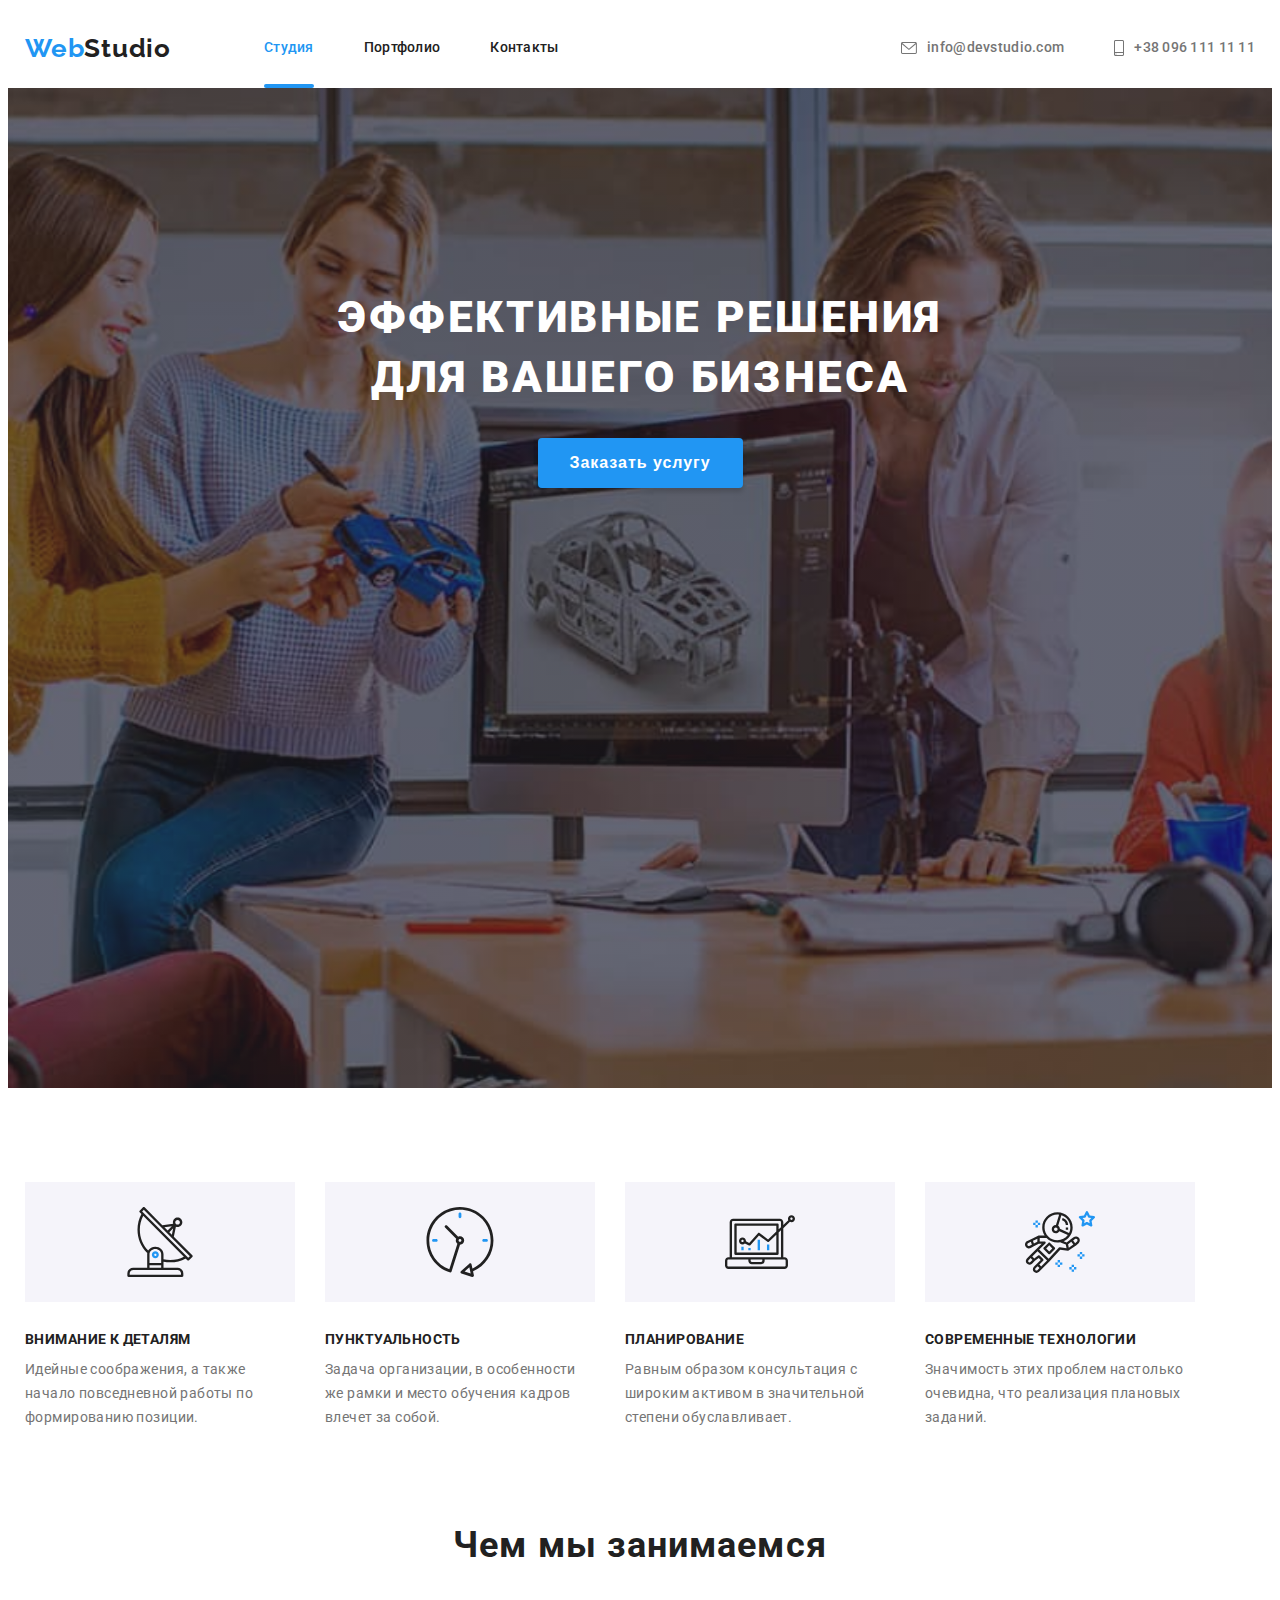
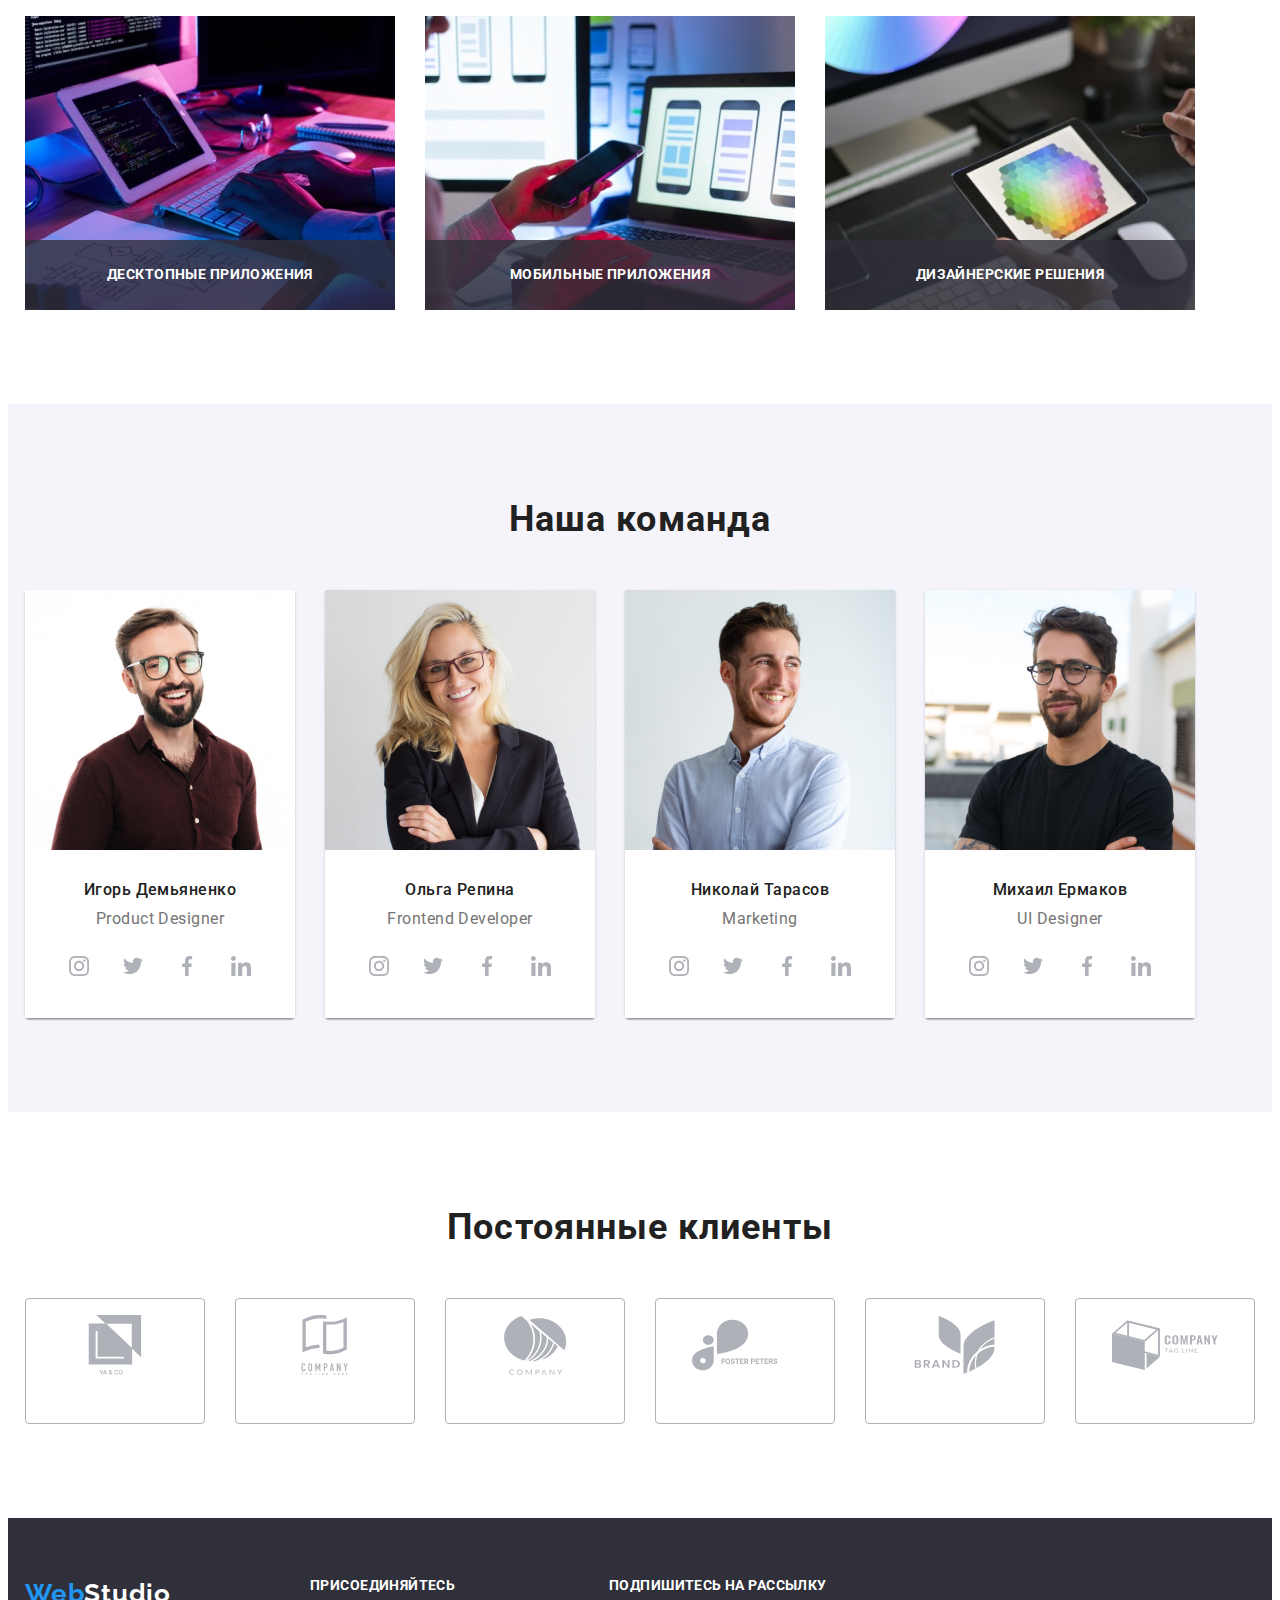
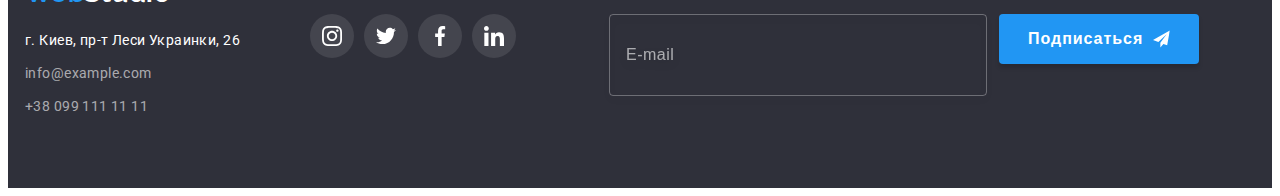
<file: index.html>
<!DOCTYPE html>
<html lang="ru">
<head>
    <meta charset="UTF-8">
    <meta http-equiv="X-UA-Compatible" content="IE=edge">
    <meta name="viewport" content="width=device-width, initial-scale=1.0">
    <title>Web Studio</title>
<link rel="preconnect" href="https://fonts.googleapis.com">
<link rel="preconnect" href="https://fonts.gstatic.com" crossorigin>
<link href="https://fonts.googleapis.com/css2?family=Raleway:wght@700&family=Roboto:wght@400;500;700;900&display=swap"
    rel="stylesheet">
    <link rel="stylesheet" href="https://cdnjs.cloudflare.com/ajax/libs/modern-normalize/1.1.0/modern-normalize.min.css"
        integrity="sha512-wpPYUAdjBVSE4KJnH1VR1HeZfpl1ub8YT/NKx4PuQ5NmX2tKuGu6U/JRp5y+Y8XG2tV+wKQpNHVUX03MfMFn9Q=="
        crossorigin="anonymous" referrerpolicy="no-referrer" />
        <link rel="stylesheet" href="https://cdnjs.cloudflare.com/ajax/libs/animate.css/4.1.1/animate.min.css" />
<link rel="stylesheet" href="./css/styles.css">
</head>
<body>
    <header class="header">
        <div class="container header--center">
            <a href="" class="logo header__logo animate__animated animate__pulse"><span class="header__logo--hover-color">Web</span>Studio</a>
        <nav class="navigation">
        <ul class="navigation__list">
            <li class="navigation__item"><a class="navigation__link navigation__link--active" href="">Студия</a></li>
            <li class="navigation__item"><a class="navigation__link" href="./portfolio.html">Портфолио</a></li>
            <li class="navigation__item"><a class="navigation__link" href="">Контакты</a></li>
        </ul>
        </nav>
        <ul class="social-list">
            <li class="social-list__item">
                <a class="social-list__link" href="mailto:info@devstudio.com">
                <svg class="social-list__icon social-list__icon--envelope">
                    <use href="./images/sprite.svg#icon-envelope"></use>
                </svg>
                info@devstudio.com</a></li>
            <li class="social-list__item">
                <a class="social-list__link" href="tel:+380961111111">
                    <svg class="social-list__icon social-list__icon--smartphone">
                        <use href="./images/sprite.svg#icon-smartphone"></use>
                    </svg>
                    +38 096 111 11 11</a></li>
        </ul>
        </div>
    </header>
    <main>
        <section class="hero">
            <h1 class="hero__title">Эффективные решения<br> для вашего бизнеса</h1>
            <button class="hero__button" type="button" data-modal-open>Заказать услугу</button>
            <div class="backdrop is-hidden" data-modal>
                <div class="modal">
<button class="modal__button-close" data-modal-close>
    <svg class="modal__icon-close">
        <use href="./images/sprite.svg#icon-close"></use>
    </svg>
</button>
<form class="form" autocomplete="off">
    <p class="form__text">Оставьте свои данные, мы вам перезвоним</p>
        <div class="form__item">
    <label class="form__label" for="name">Имя</label>
    <input class="form__input" type="text" name="name" id="name" pattern="[A-Za-zА-Яа-яЁё]" title="Enter your name in correct way" placeholder="Your name" required>
    <svg class="form__icon">
        <use href="./images/sprite.svg#icon-person"></use>
    </svg>
    </div>
    <div class="form__item">
    <label class="form__label" for="tel">Телефон</label>
    <input class="form__input" type="tel" name="tel" id="tel" pattern="[0-9]{3}-[0-9]{3}-[0-9]{2}-[0-9]{2}" title="000-000-00-00" placeholder="000-000-00-00" required>
    <svg class="form__icon">
        <use href="./images/sprite.svg#icon-phone-black"></use>
    </svg>
    </div>
    <div class="form__item">
    <label class="form__label" for="email">Почта</label>
    <input class="form__input" type="email" name="email" id="email" placeholder="Your email" required>
    <svg class="form__icon">
        <use href="./images/sprite.svg#icon-email-black"></use>
    </svg>
    </div>
    <div class="form__item">
    <label class="form__label" for="feedback">Комментарий</label>
    <textarea class="form__feedback" name="feedback" id="feedback" placeholder="Введите текст"></textarea>
    </div>
    <div class="form__agreement-container">
    <input class="form__agreement-checkbox" type="checkbox" name="agreement" value="agreement" id="checkbox">
    <svg class="form__icon-check">
        <use href="./images/sprite.svg#icon-check"></use>
    </svg>
   <label class="form__agreement-text" for="checkbox">Соглашаюсь с рассылкой и принимаю</label><a href="" class="form__agreement-link">Условия договора</a>
   </div>
    <div class="btn-container">
    <button class="btn-container__submit" type="submit">Отправить</button>
    </div>
    
</form>
</div>
</div>
            </div>
        </section>
        <section class="features">
            <div class="container">
            <ul class="features__list">
                <li class="features__item">
                    <div class="features__icon-container">
                        <svg class="features__icon">
                            <use href="./images/sprite.svg#icon-antenna"></use>
                        </svg>
                    </div>
                    <h3 class="features__title">Внимание к деталям</h3>
                    <p class="features__text">Идейные соображения, а также начало повседневной работы по формированию позиции.</p>
                </li>
                <li class="features__item">
                    <div class="features__icon-container">
                        <svg class="features__icon">
                            <use href="./images/sprite.svg#icon-clock"></use>
                        </svg>
                    </div>
                    <h3 class="features__title">Пунктуальность</h3>
                    <p class="features__text">Задача организации, в особенности же рамки и место обучения кадров влечет за собой.</p>
                </li>
                <li class="features__item">
                    <div class="features__icon-container">
                        <svg class="features__icon">
                            <use href="./images/sprite.svg#icon-diagram"></use>
                        </svg>
                    </div>
                    <h3 class="features__title">Планирование</h3>
                    <p class="features__text">Равным образом консультация с широким активом в значительной степени обуславливает.</p>
                </li>
                <li class="features__item">
                    <div class="features__icon-container">
                        <svg class="features__icon">
                            <use href="./images/sprite.svg#icon-astronaut"></use>
                        </svg>
                    </div>
                    <h3 class="features__title">Современные технологии</h3>
                    <p class="features__text">Значимость этих проблем настолько очевидна, что реализация плановых заданий.</p>
                </li>
            </ul>
            </div>
        </section>
        <section class="activities">
            <div class="container">
            <h2 class="activities__title">Чем мы занимаемся</h2>
            <ul class="activities__list">
                <li class="activities__item"><img src="./images/img.jpg" width="370" height="294" alt="Разработка"/>
                <p class="activities__text">Десктопные приложения</p>
                </li>
                <li class="activities__item"><img src="./images/img-2.jpg" width="370" height="294" alt="Мобильная версия"/>
                <p class="activities__text">Мобильные приложения</p>
            </li>
                <li class="activities__item"><img src="./images/img-3.jpg" width="370" height="294" alt="Планшет"/>
                <p class="activities__text">Дизайнерские решения</p>
            </li>
            </ul>
            </div>
        </section>
        <section class="team">
            <div class="container">
            <h2 class="team__title">Наша команда</h2>
            <ul class="team__list">
                <li class="team__item">
                    <img class="team__img" src="./images/img-4.jpg" width="270" height="260" alt="Игорь Демьяненко"/>
                    <div class="team__info">
                    <h3 class="team__developer">Игорь Демьяненко</h3>
                    <p class="team__prof" lang="en">Product Designer</p>
                    <ul class="networks networks--top">
                        <li class="networks__item">
                            <a class="networks__link networks__link--blue" href="">
                                <svg class="networks__icon networks__icon--grey">
                                    <use href="./images/sprite.svg#icon-instagram"></use>
                                </svg>
                            </a>
                        </li>
                        <li class="networks__item">
                            <a class="networks__link networks__link--blue" href="">
                                <svg class="networks__icon networks__icon--grey">
                                    <use href="./images/sprite.svg#icon-twitter"></use>
                                </svg>
                            </a>
                        </li>
                        <li class="networks__item">
                            <a class="networks__link networks__link--blue" href="">
                                <svg class="networks__icon networks__icon--grey">
                                    <use href="./images/sprite.svg#icon-facebook"></use>
                                </svg>
                            </a>
                        </li>
                        <li class="networks__item">
                            <a class="networks__link networks__link--blue" href="">
                                <svg class="networks__icon networks__icon--grey">
                                    <use href="./images/sprite.svg#icon-linkedin"></use>
                                </svg>
                            </a>
                        </li>
                    </ul>
                    </div>
                </li>
                <li class="team__item">
                    <img class="team__img" src="./images/img-5.jpg" width="270" height="260" alt="Ольга Репина"/>
                    <div class="team__info">
                    <h3 class="team__developer">Ольга Репина</h3>
                    <p class="team__prof" lang="en">Frontend Developer</p>
                    <ul class="networks networks--top">
                        <li class="networks__item">
                            <a class="networks__link networks__link--blue" href="">
                                <svg class="networks__icon networks__icon--grey">
                                    <use href="./images/sprite.svg#icon-instagram"></use>
                                </svg>
                            </a>
                        </li>
                        <li class="networks__item">
                            <a class="networks__link networks__link--blue" href="">
                                <svg class="networks__icon networks__icon--grey">
                                    <use href="./images/sprite.svg#icon-twitter"></use>
                                </svg>
                            </a>
                        </li>
                        <li class="networks__item">
                            <a class="networks__link networks__link--blue" href="">
                                <svg class="networks__icon networks__icon--grey">
                                    <use href="./images/sprite.svg#icon-facebook"></use>
                                </svg>
                            </a>
                        </li>
                        <li class="networks__item">
                            <a class="networks__link networks__link--blue" href="">
                                <svg class="networks__icon networks__icon--grey">
                                    <use href="./images/sprite.svg#icon-linkedin"></use>
                                </svg>
                            </a>
                        </li>
                    </ul>
                    </div>
                </li>
                <li class="team__item">
                    <img class="team__img" src="./images/img-6.jpg" width="270" height="260" alt="Николай Тарасов"/>
                    <div class="team__info">
                    <h3 class="team__developer">Николай Тарасов</h3>
                    <p class="team__prof" lang="en">Marketing</p>
                    <ul class="networks networks--top">
                        <li class="networks__item">
                            <a class="networks__link networks__link--blue" href="">
                                <svg class="networks__icon networks__icon--grey">
                                    <use href="./images/sprite.svg#icon-instagram"></use>
                                </svg>
                            </a>
                        </li>
                        <li class="networks__item">
                            <a class="networks__link networks__link--blue" href="">
                                <svg class="networks__icon networks__icon--grey">
                                    <use href="./images/sprite.svg#icon-twitter"></use>
                                </svg>
                            </a>
                        </li>
                        <li class="networks__item">
                            <a class="networks__link networks__link--blue" href="">
                                <svg class="networks__icon networks__icon--grey">
                                    <use href="./images/sprite.svg#icon-facebook"></use>
                                </svg>
                            </a>
                        </li>
                        <li class="networks__item">
                            <a class="networks__link networks__link--blue" href="">
                                <svg class="networks__icon networks__icon--grey">
                                    <use href="./images/sprite.svg#icon-linkedin"></use>
                                </svg>
                            </a>
                        </li>
                    </ul>
                    </div>
                </li>
                <li class="team__item">
                    <img class="team__img" src="./images/img-7.jpg" width="270" height="260" alt="Михаил Ермаков"/>
                    <div class="team__info">
                    <h3 class="team__developer">Михаил Ермаков</h3>
                    <p class="team__prof" lang="en">UI Designer</p>
                    <ul class="networks networks--top">
                        <li class="networks__item">
                            <a class="networks__link networks__link--blue" href="">
                                <svg class="networks__icon networks__icon--grey">
                                    <use href="./images/sprite.svg#icon-instagram"></use>
                                </svg>
                            </a>
                        </li>
                        <li class="networks__item">
                            <a class="networks__link networks__link--blue" href="">
                                <svg class="networks__icon networks__icon--grey">
                                    <use href="./images/sprite.svg#icon-twitter"></use>
                                </svg>
                            </a>
                        </li>
                        <li class="networks__item">
                            <a class="networks__link networks__link--blue" href="">
                                <svg class="networks__icon networks__icon--grey">
                                    <use href="./images/sprite.svg#icon-facebook"></use>
                                </svg>
                            </a>
                        </li>
                        <li class="networks__item">
                            <a class="networks__link networks__link--blue" href="">
                                <svg class="networks__icon networks__icon--grey">
                                    <use href="./images/sprite.svg#icon-linkedin"></use>
                                </svg>
                            </a>
                        </li>
                    </ul>
                    </div>
                </li>
            </ul>
            </div>
        </section>
        <section class="customers">
            <div class="container">
            <h2 class="customers__title">Постоянные клиенты</h2>
            <ul class="brands">
                <li class="brands__item">
                    <a class="brands__link" href="">
                    <svg class="brands__icon">
                        <use href="./images/sprite.svg#icon-group-1"></use>
                    </svg>
                    </a>
                </li>
                <li class="brands__item">
                    <a class="brands__link" href="">
                        <svg class="brands__icon">
                            <use href="./images/sprite.svg#icon-group-2"></use>
                        </svg>
                    </a>
                </li>
                <li class="brands__item">
                    <a class="brands__link" href="">
                        <svg class="brands__icon"> 
                            <use href="./images/sprite.svg#icon-group-3"></use>
                        </svg>
                    </a>
                </li>
                <li class="brands__item">
                    <a class="brands__link" href="">
                        <svg class="brands__icon">
                            <use href="./images/sprite.svg#icon-group-4"></use>
                        </svg>
                    </a>
                </li>
                <li class="brands__item">
                    <a class="brands__link" href="">
                        <svg class="brands__icon">
                            <use href="./images/sprite.svg#icon-group-5"></use>
                        </svg>
                    </a>
                </li>
                <li class="brands__item">
                    <a class="brands__link" href="">
                        <svg class="brands__icon">
                            <use href="./images/sprite.svg#icon-group-6"></use>
                        </svg>
                    </a>
                </li>
            </ul>
            </div>
        </section>
    </main>
    <footer class="footer">
        <div class="container footer__container">
            <div>
<a class="logo footer__logo" href=""><span class="footer__logo--hover-color">Web</span>Studio</a>
<address class="address">
<a class="address__contact address__contact--location" href="https://goo.gl/maps/75eW1yyo6ws2kJj78" target="_blank" rel="noreferrer noopener">г. Киев, пр-т Леси Украинки, 26</a>
    <ul class="address__list">
    <li><a class="address__contact address__contact--grey" href="mailto:info@example.com">info@example.com</a></li>
    <li><a class="address__contact address__contact--grey" href="tel:+380991111111">+38 099 111 11 11</a></li>
</ul>
</address>
</div>
<div class="join">
    <h3 class="join__title">присоединяйтесь</h3>
    <ul class="networks">
        <li class="networks__item">
            <a class="networks__link networks__link--dark" href="">
                <svg class="networks__icon networks__icon--white">
                    <use href="./images/sprite.svg#icon-instagram"></use>
                </svg>
            </a>
        </li>
        <li class="networks__item">
            <a class="networks__link networks__link--dark" href="">
                <svg class="networks__icon networks__icon--white">
                    <use href="./images/sprite.svg#icon-twitter"></use>
                </svg>
            </a>
        </li>
        <li class="networks__item">
            <a class="networks__link networks__link--dark" href="">
                <svg class="networks__icon networks__icon--white">
                    <use href="./images/sprite.svg#icon-facebook"></use>
                </svg>
            </a>
        </li>
        <li class="networks__item">
            <a class="networks__link networks__link--dark" href="">
                <svg class="networks__icon networks__icon--white">
                    <use href="./images/sprite.svg#icon-linkedin"></use>
                </svg>
            </a>
        </li>
    </ul>
</div>
<form class="form" autocomplete="off">
    <h3 class="join__title">Подпишитесь на рассылку</h3>
    <div class="form__container">
    <input class="form__field" type="email" name="email" placeholder="E-mail" required>
    <button class="form__btn" type="submit">Подписаться
        <svg class="form__pin">
            <use href="./images/sprite.svg#icon-send"></use>
        </svg>
    </button>
    </div>
</form>
</div>
</div>
    </footer>
<script src="./js/modal.js"></script>
</body>
</html>
</file>
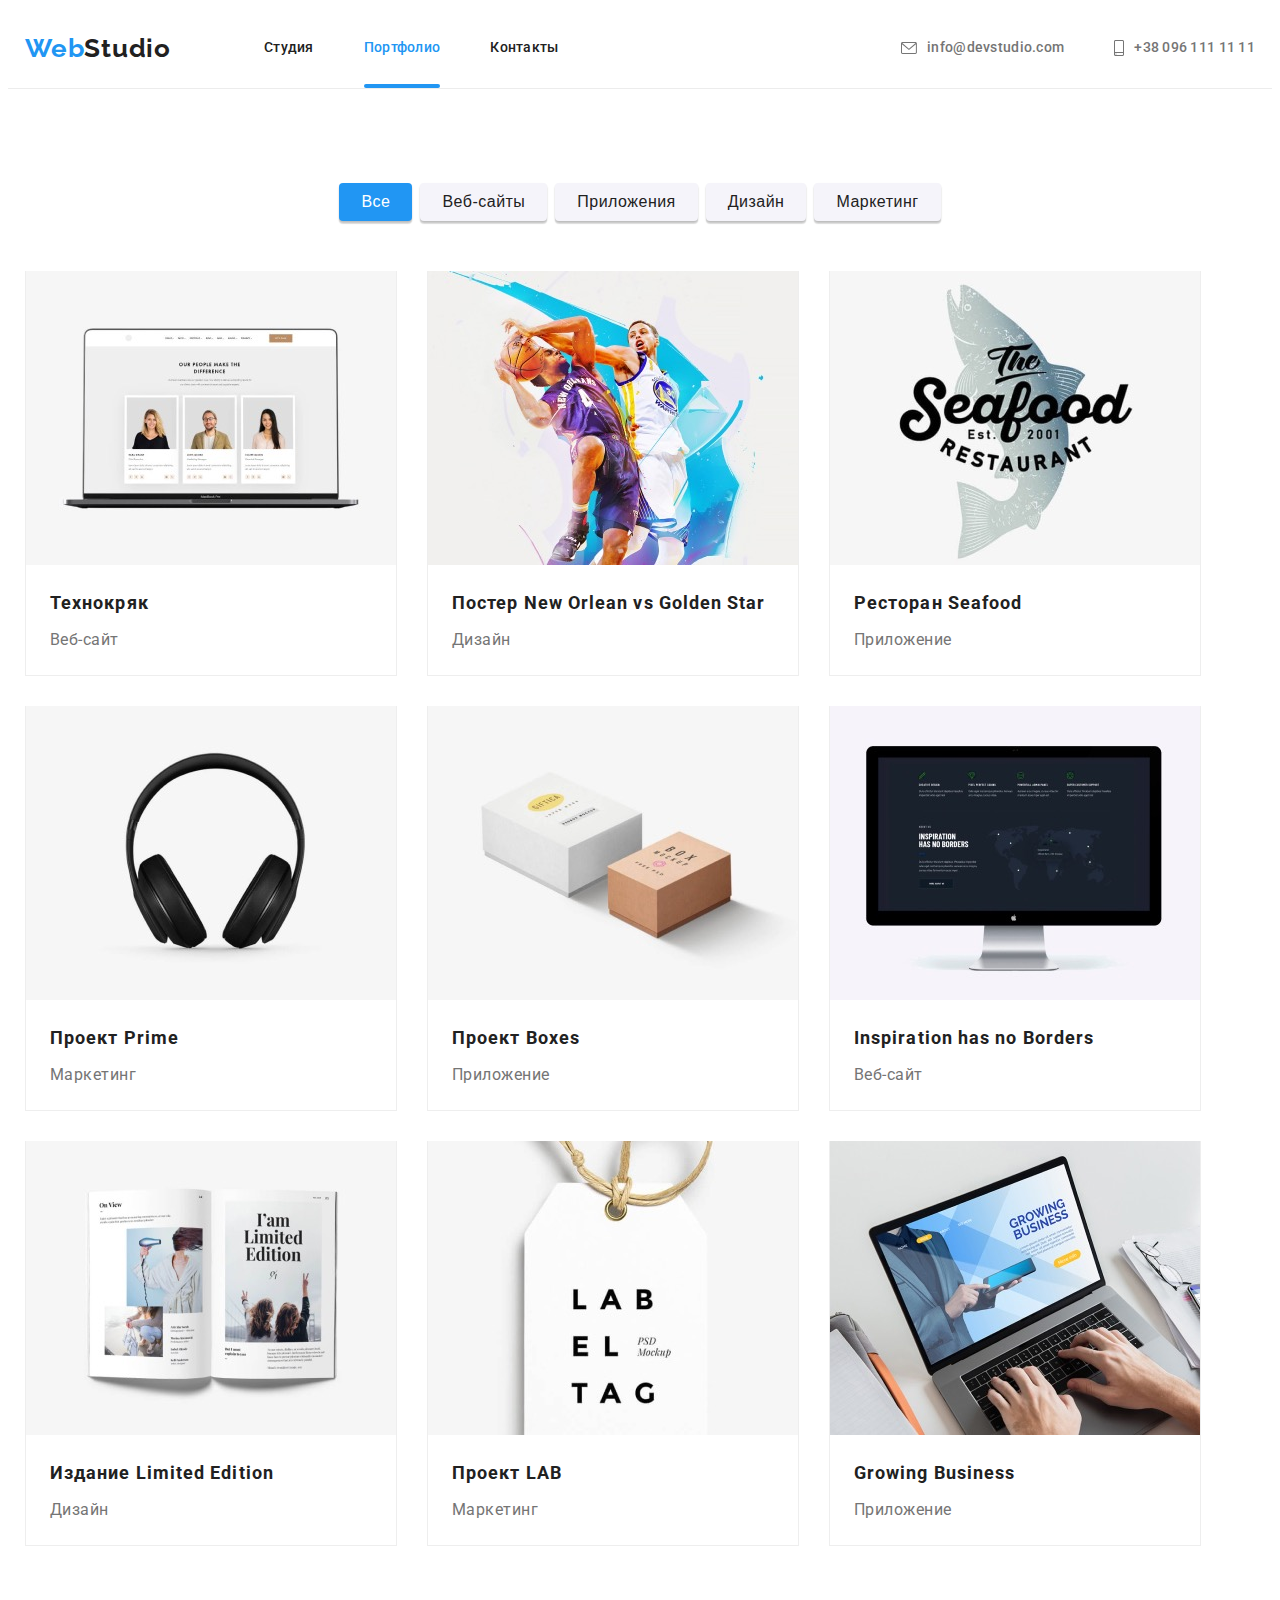
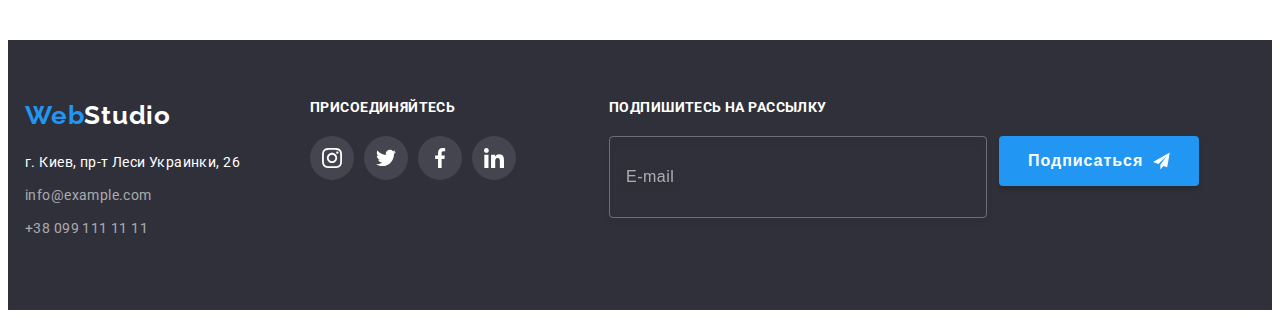
<file: portfolio.html>
<!DOCTYPE html>
<html lang="ru">

<head>
    <meta charset="UTF-8">
    <meta http-equiv="X-UA-Compatible" content="IE=edge">
    <meta name="viewport" content="width=device-width, initial-scale=1.0">
    <title>Web Studio</title>
    <link rel="preconnect" href="https://fonts.googleapis.com">
<link rel="preconnect" href="https://fonts.gstatic.com" crossorigin>
<link href="https://fonts.googleapis.com/css2?family=Raleway:wght@700&family=Roboto:wght@400;500;700;900&display=swap"
    rel="stylesheet">
    <link rel="stylesheet" href="https://cdnjs.cloudflare.com/ajax/libs/modern-normalize/1.1.0/modern-normalize.min.css"
        integrity="sha512-wpPYUAdjBVSE4KJnH1VR1HeZfpl1ub8YT/NKx4PuQ5NmX2tKuGu6U/JRp5y+Y8XG2tV+wKQpNHVUX03MfMFn9Q=="
        crossorigin="anonymous" referrerpolicy="no-referrer" />
        <link rel="stylesheet" href="https://cdnjs.cloudflare.com/ajax/libs/animate.css/4.1.1/animate.min.css" />
<link rel="stylesheet" href="./css/styles.css">
</head>

<body>
    <header class="header header__portfolio">
        <div class="container header--center">
            <a href="" class="logo header__logo animate__animated animate__pulse"><span
                    class="header__logo--hover-color">Web</span>Studio</a>
            <nav class="navigation">
                <ul class="navigation__list">
                    <li class="navigation__item"><a class="navigation__link" href="./index.html">Студия</a>
                    </li>
                    <li class="navigation__item"><a class="navigation__link navigation__link--active" href="">Портфолио</a></li>
                    <li class="navigation__item"><a class="navigation__link" href="">Контакты</a></li>
                </ul>
            </nav>
            <ul class="social-list">
                <li class="social-list__item">
                    <a class="social-list__link" href="mailto:info@devstudio.com">
                        <svg class="social-list__icon social-list__icon--envelope">
                            <use href="./images/sprite.svg#icon-envelope"></use>
                        </svg>
                        info@devstudio.com</a>
                </li>
                <li class="social-list__item">
                    <a class="social-list__link" href="tel:+380961111111">
                        <svg class="social-list__icon social-list__icon--smartphone">
                            <use href="./images/sprite.svg#icon-smartphone"></use>
                        </svg>
                        +38 096 111 11 11</a>
                </li>
            </ul>
        </div>
    </header>
    <main class="main">
        <div class="container">
        <section class="page">
            <h1 hidden>Список работ</h1>
            <ul class="page__navigation">
                <li class="page__item"><button class="page__btn page__btn--actual" type="button">Все</button></li>
                <li class="page__item"><button class="page__btn" type="button">Веб-сайты</button></li>
                <li class="page__item"><button class="page__btn" type="button">Приложения</button></li>
                <li class="page__item"><button class="page__btn" type="button">Дизайн</button></li>
                <li class="page__item"><button class="page__btn" type="button">Маркетинг</button></li>
            </ul>
            <ul class="gallery">
                <li class="gallery__item">
                   <a class="gallery__link" href="">
                       <div class="gallery__container">
                    <img class="gallery__img" src="./images/image1.jpg" alt="Технокряк" width="370" height="294">
                    <p class="gallery__description">Ресурс предлагает комплексные предложения с разным уровнем функционала и сервисов. Все это позволит посетителю получить
                    исчерпывающие сведения о компании или частном лице.</p>
                    </div>
                    <div class="gallery__border">
                    <h3 class="gallery__title">Технокряк</h3>
                    <p class="gallery__text">Веб-сайт</p>
                    </div>
                   </a>
                </li>
                <li class="gallery__item">
                    <a class="gallery__link" href="">
                        <div class="gallery__container">
<img class="gallery__img" src="./images/image2.jpg" alt="Постер New Orlean vs Golden Star" width="370" height="294">
<p class="gallery__description">Ресурс предлагает комплексные предложения с разным уровнем функционала и сервисов. Все
    это позволит посетителю получить
    исчерпывающие сведения о компании или частном лице.</p>
</div>
<div class="gallery__border">
<h3 class="gallery__title" lang="en">Постер New Orlean vs Golden Star</h3>
<p class="gallery__text">Дизайн</p>
</div>
                    </a>
                </li>
                <li class="gallery__item">
                    <a class="gallery__link" href="">
                        <div class="gallery__container">
                        <img class="gallery__img" src="./images/image3.jpg" alt="Ресторан Seafood" width="370" height="294">
                        <p class="gallery__description">Ресурс предлагает комплексные предложения с разным уровнем функционала и сервисов. Все
                            это позволит посетителю получить
                            исчерпывающие сведения о компании или частном лице.</p>
                        </div>
                        <div class="gallery__border">
                        <h3 class="gallery__title">Ресторан Seafood</h3>
                        <p class="gallery__text">Приложение</p>
                        </div>
                    </a>
                </li>
                <li class="gallery__item">
                    <a class="gallery__link" href="">
                        <div class="gallery__container">
<img class="gallery__img" src="./images/image4.jpg" alt="Проект Prime" width="370" height="294">
<p class="gallery__description">Ресурс предлагает комплексные предложения с разным уровнем функционала и сервисов. Все
    это позволит посетителю получить
    исчерпывающие сведения о компании или частном лице.</p>
</div>
<div class="gallery__border">
<h3 class="gallery__title">Проект Prime</h3>
<p class="gallery__text">Маркетинг</p>
</div>
                    </a>
                </li>
                <li class="gallery__item">
                    <a class="gallery__link" href="">
                        <div class="gallery__container">
<img class="gallery__img" src="./images/image5.jpg" alt="Проект Boxes" width="370" height="294">
<p class="gallery__description">Ресурс предлагает комплексные предложения с разным уровнем функционала и сервисов. Все
    это позволит посетителю получить
    исчерпывающие сведения о компании или частном лице.</p>
</div>
<div class="gallery__border">
<h3 class="gallery__title">Проект Boxes</h3>
<p class="gallery__text">Приложение</p>
</div>
                    </a>
                </li>
                <li class="gallery__item">
                    <a class="gallery__link" href="">
                        <div class="gallery__container">
<img class="gallery__img" src="./images/image6.jpg" alt="Inspiration has no Borders" width="370" height="294">
<p class="gallery__description">Ресурс предлагает комплексные предложения с разным уровнем функционала и сервисов. Все
    это позволит посетителю получить
    исчерпывающие сведения о компании или частном лице.</p>
    </div>
<div class="gallery__border">
<h3 class="gallery__title" lang="en">Inspiration has no Borders</h3>
<p class="gallery__text">Веб-сайт</p>
</div>

                    </a>
                </li>
                <li class="gallery__item">
                    <a class="gallery__link" href="">
                        <div class="gallery__container">
<img class="gallery__img" src="./images/image7.jpg" alt="Издание Limited Edition" width="370" height="294">
<p class="gallery__description">Ресурс предлагает комплексные предложения с разным уровнем функционала и сервисов. Все
    это позволит посетителю получить
    исчерпывающие сведения о компании или частном лице.</p>
</div>
<div class="gallery__border">
<h3 class="gallery__title">Издание Limited Edition</h3>
<p class="gallery__text">Дизайн</p>
</div>
                    </a>
                </li>
                <li class="gallery__item">
                    <a class="gallery__link" href="">
                        <div class="gallery__container">
<img class="gallery__img" src="./images/image8.jpg" alt="Проект LAB" width="370" height="294">
<p class="gallery__description">Ресурс предлагает комплексные предложения с разным уровнем функционала и сервисов. Все
    это позволит посетителю получить
    исчерпывающие сведения о компании или частном лице.</p>
</div>
<div class="gallery__border">
<h3 class="gallery__title">Проект LAB</h3>
<p class="gallery__text">Маркетинг</p>
</div>
                    </a>
                </li>
                <li class="gallery__item">
                    <a class="gallery__link" href="">
                        <div class="gallery__container">
<img class="gallery__img" src="./images/image9.jpg" alt="Growing Business" width="370" height="294">
<p class="gallery__description">Ресурс предлагает комплексные предложения с разным уровнем функционала и сервисов. Все
    это позволит посетителю получить
    исчерпывающие сведения о компании или частном лице.</p>
</div>
<div class="gallery__border">
<h3 class="gallery__title" lang="en">Growing Business</h3>
<p class="gallery__text">Приложение</p>
</div>
                    </a>
                </li>
            </ul>
        </section>
        </div>
</main>
    <footer class="footer">
        <div class="container footer__container">
            <div>
                <a class="logo footer__logo" href=""><span class="footer__logo--hover-color">Web</span>Studio</a>
                <address class="address">
                    <a class="address__contact address__contact--location" href="https://goo.gl/maps/75eW1yyo6ws2kJj78"
                        target="_blank" rel="noreferrer noopener">г. Киев, пр-т Леси Украинки, 26</a>
                    <ul class="address__list">
                        <li><a class="address__contact address__contact--grey"
                                href="mailto:info@example.com">info@example.com</a></li>
                        <li><a class="address__contact address__contact--grey" href="tel:+380991111111">+38 099 111 11
                                11</a></li>
                    </ul>
                </address>
            </div>
            <div class="join">
                <h3 class="join__title">присоединяйтесь</h3>
                <ul class="networks">
                    <li class="networks__item">
                        <a class="networks__link networks__link--dark" href="">
                            <svg class="networks__icon networks__icon--white">
                                <use href="./images/sprite.svg#icon-instagram"></use>
                            </svg>
                        </a>
                    </li>
                    <li class="networks__item">
                        <a class="networks__link networks__link--dark" href="">
                            <svg class="networks__icon networks__icon--white">
                                <use href="./images/sprite.svg#icon-twitter"></use>
                            </svg>
                        </a>
                    </li>
                    <li class="networks__item">
                        <a class="networks__link networks__link--dark" href="">
                            <svg class="networks__icon networks__icon--white">
                                <use href="./images/sprite.svg#icon-facebook"></use>
                            </svg>
                        </a>
                    </li>
                    <li class="networks__item">
                        <a class="networks__link networks__link--dark" href="">
                            <svg class="networks__icon networks__icon--white">
                                <use href="./images/sprite.svg#icon-linkedin"></use>
                            </svg>
                        </a>
                    </li>
                </ul>
            </div>
            <form class="form" autocomplete="off">
                <h3 class="join__title">Подпишитесь на рассылку</h3>
                <div class="form__container">
                    <input class="form__field" type="email" name="email" placeholder="E-mail" required>
                    <button class="form__btn" type="submit">Подписаться
                        <svg class="form__pin">
                            <use href="./images/sprite.svg#icon-send"></use>
                        </svg>
                    </button>
                </div>
            </form>
        </div>
        </div>
    </footer>
   
    </body>
    
    </html>
</file>
<file: css/styles.css>
:root {
--text-color: #757575;
--title-color: #212121;
--footer-color: #2F303A;
--hover-color: #2196F3;
--white-color: #FFFFFF;
--footer-adress-color: rgba(255, 255, 255, 0.6);
--buttons-color: #F5F4FA;
}

body {
    color: var(--text-color);
    font-family: 'Roboto', sans-serif;
}

ul {
    padding: 0;
    margin: 0;
    list-style: none;
}
img {
    display: block;
    max-width: 100%;
}

a {
   display: block; 
    text-decoration: none;
}
h1,
h2,
h3,
p {
   margin: 0;
}
button {
    cursor: pointer;
    border-style: none;
}
.hero {
    background-color: #C4C4C4;
    background-image: linear-gradient(rgba(47, 48, 58, 0.4), rgba(47, 48, 58, 0.4)),
    url('../images/img-back.jpg');
    height: 600px;
    max-width: 1600px;
    margin-left: auto;
    margin-right: auto;
    background-size: cover;
    background-position: center;
    background-repeat: no-repeat;
}
.container {
    width: 1230px;
    padding-right: 15px;
    padding-left: 15px;
    margin-left: auto;
    margin-right: auto;
}
    
.header {
    background-color: var(--white-color);
}
.header__portfolio {
border-bottom: 1px solid #ECECEC;
}
.header--center {
    display: flex;
    align-items: center;
}
.logo {
    display: inline-block;
    font-family: 'Raleway', sans-serif;
    font-weight: 700;
    font-size: 26px;
    line-height: 1.19;
    letter-spacing: 0.03em;
}
.header__logo {
margin-right: 93px;
color: var(--title-color);
}
.footer__logo {
margin-bottom: 20px;
color: var(--white-color);
}
.header__logo--hover-color {
    color: var(--hover-color);
}
.footer__logo--hover-color {
    color: var(--hover-color);
}
.navigation__list {
    display: flex;
    font-weight: 500;
    font-size: 14px;
    line-height: 1.14;
    letter-spacing: 0.02em;
}
.navigation__item {
    position: relative;
    padding-top: 32px;
    padding-bottom: 32px;
}
.navigation__link {
    display: inline-block;
    width: 100%;
    color: var(--title-color);
    transition: color 250ms cubic-bezier(0.4, 0, 0.2, 1);
}
.navigation__link--active {
    color: var(--hover-color);
}
.navigation__link--active::after {
    position: absolute;
    bottom: 0;
    content: '';
    display: block;
    width: 100%;
    height: 4px;
    background-color: var(--hover-color);
    border-radius: 2px;
}
.navigation__item:not(:last-child) {
    margin-right: 50px;
    }
.social-list {
    display: flex;
    margin-left: auto;
    font-weight: 500;
    font-size: 14px;
    line-height: 1.14;
    letter-spacing: 0.02em;
}
.social-list__item:not(:last-child) {
    margin-right: 50px;
}
.social-list__link {
    display: inline-block;
    color: var(--text-color);
    display: flex;
    align-items: center;
    transition: color 250ms cubic-bezier(0.4, 0, 0.2, 1);
}

.navigation__link:hover,
.social-list__link:hover,
.navigation__link:focus,
.social-list__link:focus {
    color: var(--hover-color);
}
.social-list__icon {
    margin-right: 10px;
    fill: var(--text-color);
    transition: fill 250ms cubic-bezier(0.4, 0, 0.2, 1);
}
.social-list__icon--envelope {
    width: 16px;
    height: 12px;
}
.social-list__icon--smartphone {
    width: 10px;
    height: 16px;
}
.social-list__link:hover .social-list__icon--envelope,
.social-list__link:hover .social-list__icon--smartphone,
.social-list__link:focus .social-list__icon--envelope,
.social-list__link:focus .social-list__icon--smartphone {
    fill: var(--hover-color);
}
.hero {
    padding-top: 200px;
    padding-bottom: 200px;
    background-color: var(--footer-color);
    text-align: center;
}
.hero__title {
    margin-bottom: 30px;
    color: var(--white-color);
    font-weight: 900;
    font-size: 44px;
    line-height: 1.36;
    text-align: center;
    letter-spacing: 0.06em;
    text-transform: uppercase;
}
.hero__button {
    min-width: 200px;
    padding: 10px 32px;
    margin: 0;
    box-shadow: 0px 4px 4px rgba(0, 0, 0, 0.15);
    border-radius: 4px;
    border-style: none;
    color: var(--white-color);
    background-color: var(--hover-color);
    cursor: pointer;
    font-weight: 700;
    font-size: 16px;
    line-height: 1.88;
    text-align: center;
    letter-spacing: 0.06em;
    transition: background-color 250ms cubic-bezier(0.4, 0, 0.2, 1);
}
.hero__button:hover,
.hero__button:focus {
    background-color: #188ce8;
}
.backdrop {
    position: fixed;
    top:0;
    left: 0;
    width: 100%;
    height: 100%;
    background-color: rgba(0, 0, 0, 0.2);
    z-index: 2;
    transition: opacity 500ms linear,
    visibility 500ms linear;
}
.backdrop.is-hidden {
    opacity: 0;
    pointer-events: none;
    visibility: hidden;
}
.modal {
    position: absolute;
    top: 50%;
    left: 50%;
    transform: translate(-50%, -50%);
    background-color: var(--white-color);
    min-width: 528px;
    min-height: 581px;
    box-shadow: 0px 1px 3px rgba(0, 0, 0, 0.12),
    0px 1px 1px rgba(0, 0, 0, 0.14),
    0px 2px 1px rgba(0, 0, 0, 0.2);
    border-radius: 4px;
    padding-top: 40px;
    padding-right: 39px;
    padding-bottom: 40px;
    padding-left: 41px;
   
}
.modal__button-close {
    position: absolute;
    top: 8px;
    right: 8px;
  display: flex;
  justify-content: center;
  align-items: center;
    width: 30px;
    height: 30px;
    border: 1px solid rgba(0, 0, 0, 0.1);
    background-color: var(--white-color);
    border-radius: 50%;
    cursor: pointer;
    transition: border-color 250ms cubic-bezier(0.4, 0, 0.2, 1);
}
.modal__icon-close {
    width: 18px;
    height: 18px;
    fill: #000000;
    transition: fill 250ms cubic-bezier(0.4, 0, 0.2, 1);
}
.modal__button-close:hover .modal__icon-close {
fill: var(--hover-color);
}
.modal__button-close:hover,
.modal__button-close:focus {
    border-color: var(--hover-color);
}
.form {
    text-align: left;
    width: 448px;
}
.form__item {
    position: relative;
}
.form__item:not(:last-child) {
    margin-bottom: 10px;
}
.form__text {
    font-weight: 700;
    font-size: 20px;
    line-height: 1.15;
    letter-spacing: 0.03em;
    color: var(--title-color);
}
.form__label {
    font-weight: 400;
    font-size: 12px;
    line-height: 1.17;
    letter-spacing: 0.01em;
    margin-bottom: 4px;
}
.form__input {
    padding-left: 42px;
    width: 100%;
    height: 40px;
    border: 1px solid rgba(33, 33, 33, 0.2);
    border-radius: 4px;
    transition: border-color 250ms cubic-bezier(0.4, 0, 0.2, 1);
    cursor: pointer;
}
.form__input:hover,
.form__input:focus {
    border-color: var(--hover-color);
}
.form__input:hover + .form__icon,
.form__input:focus + .form__icon {
    fill: var(--hover-color);
}
.form__icon {
    position: absolute;
    top: 50%;
    left: 12px;
    width: 18px;
    height: 18px;
    fill: var(--title-color);
    transition: fill 250ms cubic-bezier(0.4, 0, 0.2, 1);
    cursor: pointer;
}
.form__icon:hover {
fill: var(--hover-color);
}
.form__feedback {
    resize: none;
    width: 100%;
    height: 120px;
    border: 1px solid rgba(33, 33, 33, 0.2);
    border-radius: 4px;
    padding: 12px 16px;
    transition: border-color 250ms cubic-bezier(0.4, 0, 0.2, 1);
    cursor: pointer;
}
.form__feedback:hover,
.form__feedback:focus {
    border-color: var(--hover-color);
}
.form__feedback::placeholder,
.form__input::placeholder {
    font-weight: 400;
    font-size: 14px;
    line-height: 1.14;
    letter-spacing: 0.01em;
    color: rgba(117, 117, 117, 0.5);
}
.form__agreement-container {
    display: flex;
    justify-content: center;
    align-items: center;
    margin-top: 20px;
    margin-bottom: 30px;
}
.form__agreement-text {
    font-weight: 400;
    font-size: 14px;
    line-height: 1.71;
    letter-spacing: 0.03em;
    margin-left: 9px;
    cursor: pointer;
}
.form__agreement-link {
    font-weight: 400;
    font-size: 14px;
    line-height: 1.71;
    letter-spacing: 0.03em;
    color: var(--hover-color);
    text-decoration: underline;
    margin-left: 5px;
}

.btn-container__submit {
    min-width: 200px;
    padding-top: 10px;
    padding-bottom: 10px;
    background-color: var(--hover-color);
    box-shadow: 0px 4px 4px rgba(0, 0, 0, 0.15);
    border-radius: 4px;
    font-weight: 700;
    font-size: 16px;
    line-height: 1.88;
    letter-spacing: 0.06em;
    color: var(--white-color);
    transition: background-color 250ms cubic-bezier(0.4, 0, 0.2, 1);
}
.btn-container__submit:hover,
.btn-container__submit:focus {
    background-color: #188CE8;
}
.btn-container {
   text-align: center;
}
.form__icon-check {
    width: 16px;
    height: 15px;
    fill: var(--white-color);
    border: 1px solid var(--title-color);
    border-radius: 2px;
}
.form__agreement-checkbox {
    -moz-appearance: none;
    -webkit-appearance: none;
    appearance: none;
    position: absolute;
}
.form__agreement-checkbox:checked + .form__icon-check {
    fill: var(--hover-color);
   border-color: transparent;
}
.features__list {
    display: flex;
}
.features__item {
    width: 270px;
}
.features__icon-container {
    width: 270px;
    height: 120px;
    margin-bottom: 30px;
    display: flex;
    justify-content: center;
    align-items: center;
    background-color: var(--buttons-color);
}
.features__icon {
    width: 70px;
    height: 70px;
}

.features__item:not(:last-child) {
    margin-right: 30px;
}
.features {
    padding-top: 94px;
    padding-bottom: 94px;
    background-color: var(--white-color);
}
.features__title {
    margin-bottom: 10px;
    color: var(--title-color);
    font-weight: 700;
    font-size: 14px;
    line-height: 1.14;
    letter-spacing: 0.03em;
    text-transform: uppercase;
}
.features__text {
    font-weight: 400;
    font-size: 14px;
    line-height: 1.71;
    letter-spacing: 0.03em;
}
.activities {
    padding-bottom: 94px;
    background-color: var(--white-color);
}
.activities__list {
    display: flex;
}
.activities__item:not(:last-child) {
margin-right: 30px;
}
.activities__item {
    position: relative;
    z-index: 1;
}
.activities__text {
    position: absolute;
    bottom: 0;
    padding-top: 27px;
    padding-bottom: 27px;
    font-weight: 700;
    font-size: 14px;
    line-height: 1.14;
    text-align: center;
    letter-spacing: 0.03em;
    text-transform: uppercase;
    width: 100%;
    color: var(--white-color);
    background-color: rgba(47, 48, 58, 0.8);
}
.activities__title,
.team__title {
    margin-bottom: 50px;
    color: var(--title-color);
    font-weight: 700;
    font-size: 36px;
    line-height: 1.17;
    text-align: center;
    letter-spacing: 0.03em;
}
.team {
    padding-top: 94px;
    padding-bottom: 94px;
    background-color: #F5F4FA;
}
.team__list {
    display: flex;
}
.team__item {
    box-shadow: 0px 1px 3px rgba(0, 0, 0, 0.12),
    0px 1px 1px rgba(0, 0, 0, 0.14),
    0px 2px 1px rgba(0, 0, 0, 0.2);
    border-radius: 0px 0px 4px 4px;
}
.team__item:not(:last-child) {
    margin-right: 30px;
}
.team__info {
    padding: 30px 32px;
    text-align: center;
    background-color: var(--white-color);
    }
.team__img {
    display: block;
}
.team__developer {
    margin-bottom: 10px;
    color: var(--title-color);
    font-weight: 500;
    font-size: 16px;
    line-height: 1.19;
    text-align: center;
    letter-spacing: 0.03em;
}
.team__prof {
font-weight: 400;
font-size: 16px;
line-height: 1.19;
text-align: center;
letter-spacing: 0.03em;
}
.networks {
    display: flex;
    }
.networks--top {
margin-top: 16px;
}
.networks__item {
    width: 44px;
    height: 44px;
}
.networks__item:not(:last-child) {
    margin-right: 10px;
}
.networks__icon {
    width: 20px;
    height: 20px;
}
.networks__icon--grey {
fill: #AFB1B8;
transition: fill 250ms cubic-bezier(0.4, 0, 0.2, 1);
}
.networks__icon--white {
fill: var(--white-color);
transition: fill 250ms cubic-bezier(0.4, 0, 0.2, 1);
}
.networks__link {
    width: 100%;
    height: 100%;
    border-radius: 50%;
    display: flex;
    justify-content: center;
    align-items: center;
}
.networks__link--blue {
transition: background-color 250ms cubic-bezier(0.4, 0, 0.2, 1);
}
.networks__link--dark {
    background-color: rgba(255, 255, 255, 0.1);
    transition: background-color 250ms cubic-bezier(0.4, 0, 0.2, 1);
}
.networks__link--dark:hover,
.networks__link--dark:focus {
    background-color: var(--hover-color);
}
.networks__link--blue:hover,
.networks__link--blue:focus {
    background-color: var(--hover-color);
}
.networks__link--blue:hover .networks__icon {
    fill: var(--white-color);
}
.customers {
    padding-top: 94px;
    padding-bottom: 94px;
    text-align: center;
}
.customers__title {
font-weight: 700;
font-size: 36px;
line-height: 1.17;
text-align: center;
letter-spacing: 0.03em;
color: var(--title-color);
margin-bottom: 50px;
}
.brands {
    display: flex;
}
.brands__item {
    width: 170px;
    height: 92px;
    padding: 16px 32px;
    border: 1px solid #AFB1B8;
    border-radius: 4px;
    transition: border-color 250ms cubic-bezier(0.4, 0, 0.2, 1);
}
.brands__item:not(:last-child) {
    margin-right: 30px;
    transition: border-color 250ms cubic-bezier(0.4, 0, 0.2, 1);
}
.brands__link {
    display: block;
    width: 100%;
    height: 100%;
}
.brands__icon {
    width: 106px;
    height: 60px;
    fill: #AFB1B8;
    transition: fill 250ms cubic-bezier(0.4, 0, 0.2, 1);
}
.brands__item:hover {
    border-color: var(--hover-color);
}
.brands__link:hover .brands__icon {
    fill: var(--hover-color);
}
.footer__container {
    display: flex;
    
}
.footer {
    padding-top: 60px;
    padding-bottom: 60px;
    background-color: var(--footer-color);
}
.address__contact--location {
   margin-bottom: 9px;
    color: var(--white-color);
}
.address__contact {
    display: inline-block;
    font-style: normal;
    font-weight: 400;
    font-size: 14px;
    line-height: 1.71;
    letter-spacing: 0.03em;
    display: inline-block;
    transition: color 250ms cubic-bezier(0.4, 0, 0.2, 1);
}
.address__contact--grey {
    margin-bottom: 9px;
    color: rgba(255, 255, 255, 0.6);
}
.address__contact:hover,
.address__contact:focus {
    color: var(--hover-color);
}
.join {
    margin-left: 70px;
    margin-right: 93px;
}
.join__title {
    font-weight: 700;
    font-size: 14px;
    line-height: 1.14;
    letter-spacing: 0.03em;
    text-transform: uppercase;
    color: var(--white-color);
    margin-bottom: 20px;
}
.form__container {
    display: flex;
}
.form__field {
    margin-right: 12px;
    min-width: 358px;
    height: 50px;
    padding-top: 15px;
    padding-right: auto;
    padding-bottom: 15px;
    padding-left: 16px;
    background-color: inherit;
    color: var(--white-color);
    border: 1px solid rgba(255, 255, 255, 0.3);
    border-radius: 4px;
    filter: drop-shadow(0px 4px 4px rgba(0, 0, 0, 0.15));
}
.form__field::placeholder {
font-weight: 400;
font-size: 16px;
line-height: 1.25;
letter-spacing: 0.03em;
color: rgba(255, 255, 255, 0.6);
}
.form__btn {
    display: flex;
    justify-content: center;
    align-items: center;
    font-weight: 700;
    font-size: 16px;
    line-height: 1.88;
    letter-spacing: 0.06em;
    width: 200px;
    height: 50px;
    padding: 10px 29px;
    background-color: var(--hover-color);
    color: var(--white-color);
    box-shadow: 0px 4px 4px rgba(0, 0, 0, 0.15);
    border-radius: 4px;
    transition: background-color 250ms cubic-bezier(0.4, 0, 0.2, 1);
}
.form__btn:hover,
.form__btn:focus {
    background-color: #188CE8;
}
.form__pin {
    width: 24px;
    height: 24px;
    fill: var(--white-color);
    margin-left: 10px;
}
.main {
    padding-top: 94px;
    padding-bottom: 94px;
}
.page {
    background-color: var(--white-color);
}
.page__navigation {
    display: flex;
    justify-content: center;
    margin-bottom: 50px;
    text-align: center;
}
.page__item:not(:last-child) {
    margin-right: 8px;
}
.page__btn {
    min-width: 73px;
    padding: 6px 22px;
    border-style: none;
    box-shadow: 0px 3px 1px rgba(0, 0, 0, 0.1),
    0px 1px 2px rgba(0, 0, 0, 0.08),
    0px 2px 2px rgba(0, 0, 0,0.12);
    border-radius: 4px;
    background-color: var(--buttons-color);
    color: var(--title-color);
    font-weight: 500;
    font-size: 16px;
    line-height: 1.63;
    text-align: center;
    letter-spacing: 0.03em;
    cursor: pointer;
transition: background-color 250ms cubic-bezier(0.4, 0, 0.2, 1),
color 250ms cubic-bezier(0.4, 0, 0.2, 1);
}
.page__btn--actual {
  background-color: var(--hover-color);
color: var(--white-color);
}
.page__btn:hover,
.page__btn:focus {
    background-color: var(--hover-color);
    color: var(--white-color);
}
.gallery {
    display: flex;
    flex-wrap: wrap;
}
.gallery__img {
    display: block;
}
.gallery__item {
border-right: 1px solid #EEEEEE;
    border-bottom: 1px solid #EEEEEE;
    border-left: 1px solid #EEEEEE;
    margin-right: 30px;
    margin-bottom: 30px;
}
.gallery__item:nth-child(3n+3) {
    margin-right: 0;
}
.gallery__item:nth-last-child(-n+3) {
    margin-bottom: 0;
}
.gallery__border {
    padding: 20px 24px;
}
.gallery__container {
    position: relative;
    overflow: hidden;
}
.gallery__description {
    position: absolute;
    bottom: 0;
    font-weight: 400;
    font-size: 18px;
    line-height: 1.56;
    letter-spacing: 0.03em;
    color: var(--white-color);
    padding: 63px 24px;
    width: 370px;
    height: 294px;
    background-color: rgba(33, 150, 243, 0.9);
    opacity: 0;
    transform: translateY(100%);
    transition: opacity 250ms cubic-bezier(0.4, 0, 0.2, 1),
    transform 250ms cubic-bezier(0.4, 0, 0.2, 1);
}
.gallery__link:hover .gallery__description {
    opacity: 1;
    transform: translateY(0);
}
.gallery__link {
    transition: box-shadow 250ms cubic-bezier(0.4, 0, 0.2, 1);
}
.gallery__link:hover,
.gallery__link:focus {
    box-shadow: 0px 1px 1px rgba(0, 0, 0, 0.12),
     0px 4px 4px rgba(0, 0, 0, 0.06),
     1px 4px 6px rgba(0, 0, 0, 0.16);
}
.gallery__title {
    margin-bottom: 4px;
    color: var(--title-color);
    font-weight: 700;
    font-size: 18px;
    line-height: 2;
    letter-spacing: 0.06em;
}
.gallery__text {
    color: var(--text-color);
    font-weight: 400;
    font-size: 16px;
    line-height: 1.88;
    letter-spacing: 0.03em;
}
</file>
